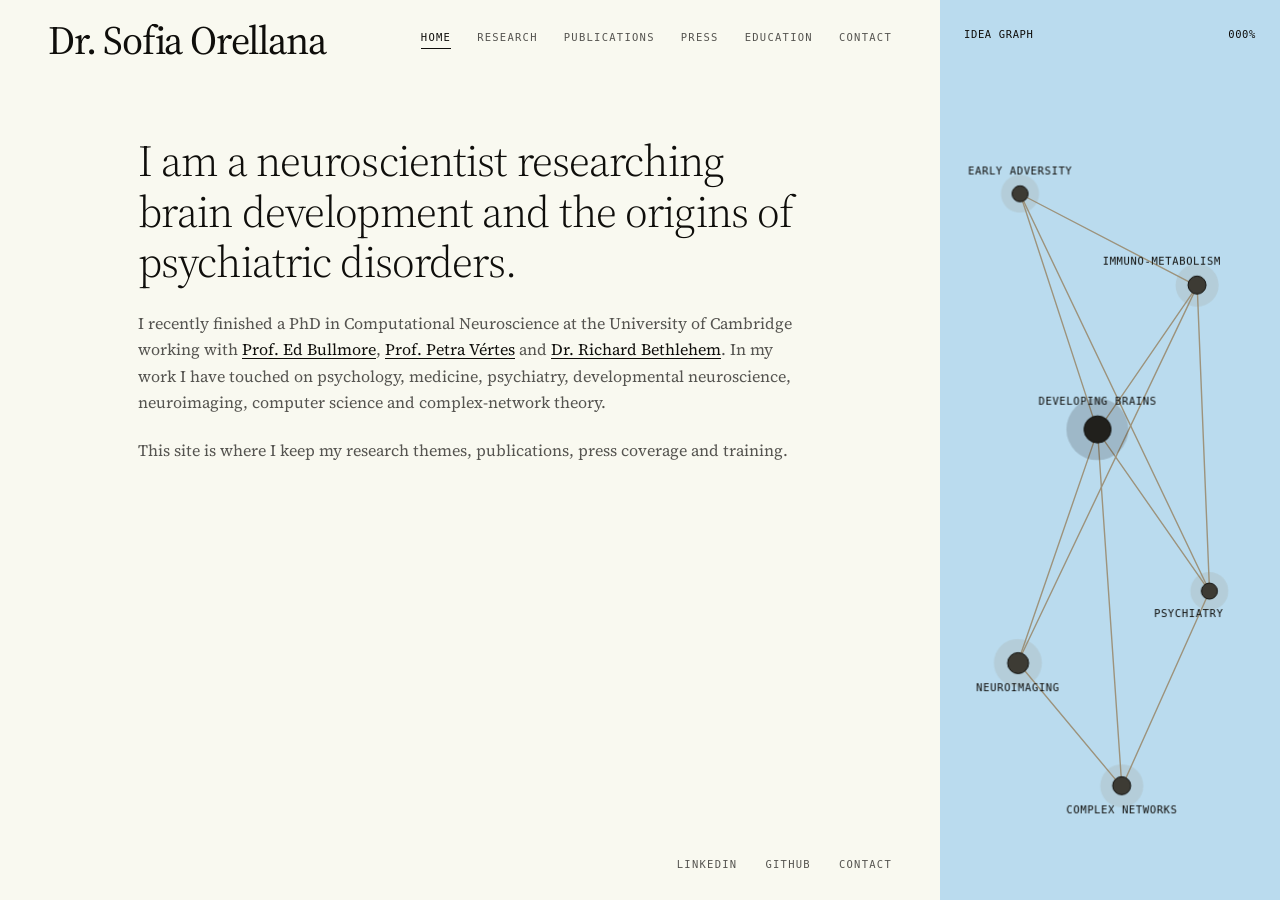
<file: index.html>
<!DOCTYPE html>
<html lang="en">
<head>
    <meta charset="UTF-8">
    <meta name="viewport" content="width=device-width, initial-scale=1.0">
    <title>Sofia Orellana — Computational Neuroscience</title>
    <meta name="description" content="Sofia Orellana — Computational Neuroscience at the University of Cambridge. Developmental neuroimaging, immuno-metabolic mediators of early-life stress, and complex brain networks.">
    <link rel="preconnect" href="https://fonts.googleapis.com">
    <link rel="preconnect" href="https://fonts.gstatic.com" crossorigin>
    <link href="https://fonts.googleapis.com/css2?family=Source+Serif+4:ital,opsz,wght@0,8..60,200..900;1,8..60,200..900&display=swap" rel="stylesheet">
    <link rel="stylesheet" href="styles.css">
</head>
<body>

<div class="page">
<div class="page-main page-main-home">

<header class="topbar">
    <a class="brand brand-home" href="index.html">Dr. Sofia Orellana</a>
    <nav class="topnav" aria-label="Primary">
        <a href="index.html" aria-current="page">Home</a>
        <a href="research.html">Research</a>
        <a href="publications.html">Publications</a>
        <a href="press.html">Press</a>
        <a href="education.html">Education</a>
        <a href="contact.html">Contact</a>
    </nav>
</header>

<main class="shell shell-home">
    <section class="intro" data-nodes="brains,immuno,adversity,psychiatry,imaging,networks">
        <h1 class="intro-title">I am a neuroscientist researching brain development and the origins of psychiatric disorders.</h1>
        <p>I recently finished a PhD in Computational Neuroscience at the University of Cambridge working with <a href="https://scholar.google.com/citations?user=W6SoSFoAAAAJ&amp;hl=en" target="_blank" rel="noopener">Prof. Ed Bullmore</a>, <a href="https://scholar.google.com/citations?user=n_jYwgIAAAAJ&amp;hl=en" target="_blank" rel="noopener">Prof. Petra Vértes</a> and <a href="https://scholar.google.com/citations?user=iapPGj8AAAAJ&amp;hl=en" target="_blank" rel="noopener">Dr. Richard Bethlehem</a>. In my work I have touched on psychology, medicine, psychiatry, developmental neuroscience, neuroimaging, computer science and complex-network theory.</p>
        <p>This site is where I keep my research themes, publications, press coverage and training.</p>
    </section>
</main>

<footer class="home-foot">
    <a href="https://uk.linkedin.com/in/sofia-c-orellana" target="_blank" rel="noopener">LinkedIn</a>
    <a href="https://github.com/s-orellana" target="_blank" rel="noopener">GitHub</a>
    <a href="contact.html">Contact</a>
</footer>

</div>

    <aside class="rail" aria-label="Idea graph">
        <div class="rail-head">
            <span>Idea graph</span>
            <span id="rail-progress">000%</span>
        </div>
        <div class="rail-graph" id="rail-graph">
            <svg viewBox="0 0 292 560" preserveAspectRatio="none" id="rail-edges"></svg>
        </div>
    </aside>

</div>

<script src="graph.js"></script>

</body>
</html>
</file>
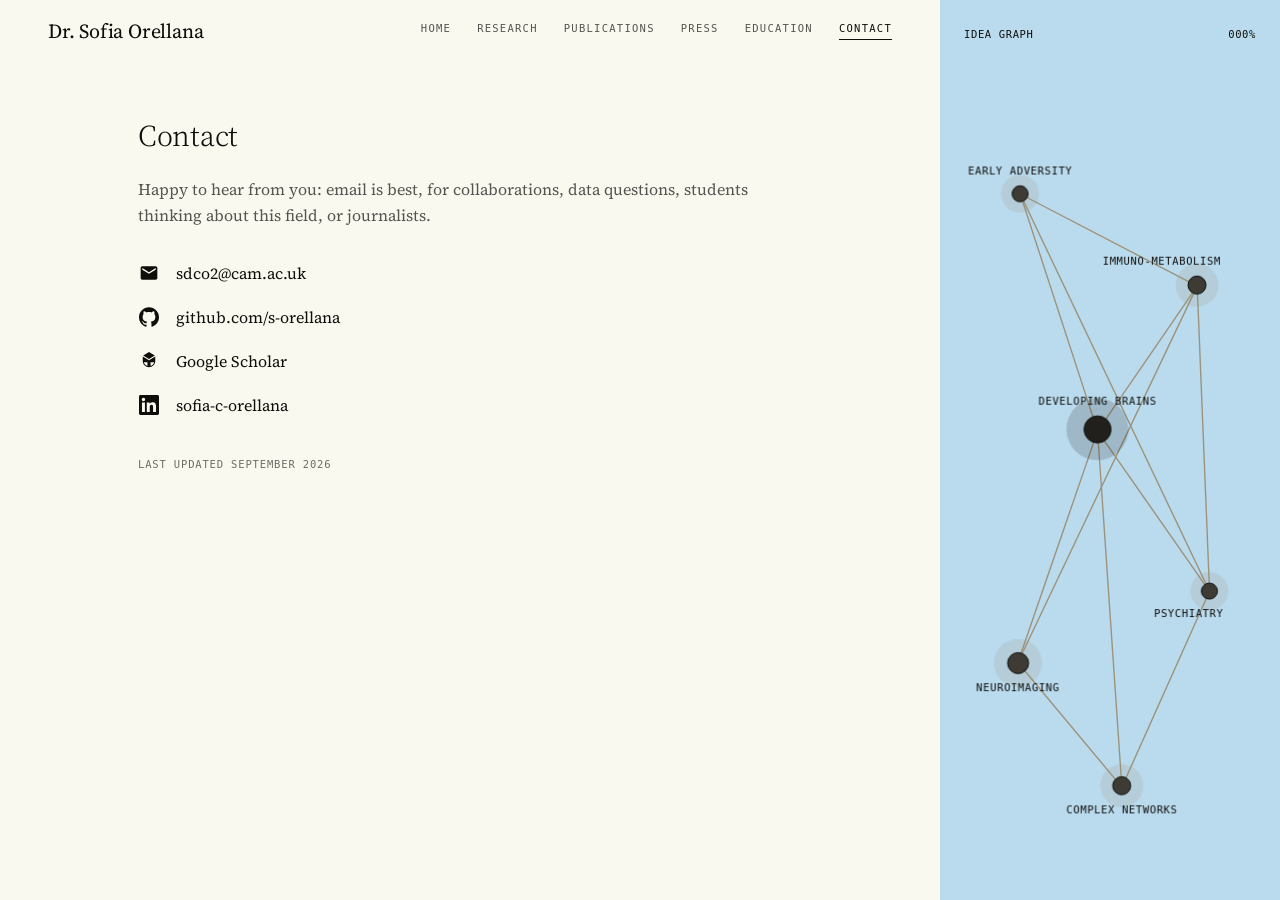
<file: contact.html>
<!DOCTYPE html>
<html lang="en">
<head>
    <meta charset="UTF-8">
    <meta name="viewport" content="width=device-width, initial-scale=1.0">
    <title>Contact — Sofia Orellana</title>
    <meta name="description" content="Contact Sofia Orellana — email, GitHub, Google Scholar and LinkedIn.">
    <link rel="preconnect" href="https://fonts.googleapis.com">
    <link rel="preconnect" href="https://fonts.gstatic.com" crossorigin>
    <link href="https://fonts.googleapis.com/css2?family=Source+Serif+4:ital,opsz,wght@0,8..60,200..900;1,8..60,200..900&display=swap" rel="stylesheet">
    <link rel="stylesheet" href="styles.css">
</head>
<body>

<div class="page">
<div class="page-main">

<header class="topbar">
    <a class="brand" href="index.html">Dr. Sofia Orellana</a>
    <nav class="topnav" aria-label="Primary">
        <a href="index.html">Home</a>
        <a href="research.html">Research</a>
        <a href="publications.html">Publications</a>
        <a href="press.html">Press</a>
        <a href="education.html">Education</a>
        <a href="contact.html" aria-current="page">Contact</a>
    </nav>
</header>

<main class="shell">
    <section class="block" id="contact" data-nodes="brains,immuno,adversity,psychiatry,imaging,networks">
        <h1 class="block-title">Contact</h1>
        <p class="block-lede">Happy to hear from you: email is best, for collaborations, data questions, students thinking about this field, or journalists.</p>
        <div class="contact-rows">
            <a href="mailto:sdco2@cam.ac.uk">
                <span class="icon" aria-hidden="true">
                    <svg viewBox="0 0 24 24" fill="currentColor"><path d="M20 4H4c-1.1 0-2 .9-2 2v12c0 1.1.9 2 2 2h16c1.1 0 2-.9 2-2V6c0-1.1-.9-2-2-2m0 4-8 5-8-5V6l8 5 8-5z"/></svg>
                </span>
                sdco2@cam.ac.uk
            </a>
            <a href="https://github.com/s-orellana" target="_blank" rel="noopener">
                <span class="icon" aria-hidden="true">
                    <svg viewBox="0 0 24 24" fill="currentColor"><path d="M12 .297c-6.63 0-12 5.373-12 12 0 5.303 3.438 9.8 8.205 11.385.6.113.82-.258.82-.577 0-.285-.01-1.04-.015-2.04-3.338.724-4.042-1.61-4.042-1.61C4.422 18.07 3.633 17.7 3.633 17.7c-1.087-.744.084-.729.084-.729 1.205.084 1.838 1.236 1.838 1.236 1.07 1.835 2.809 1.305 3.495.998.108-.776.417-1.305.76-1.605-2.665-.3-5.466-1.332-5.466-5.93 0-1.31.465-2.38 1.235-3.22-.135-.303-.54-1.523.105-3.176 0 0 1.005-.322 3.3 1.23.96-.267 1.98-.399 3-.405 1.02.006 2.04.138 3 .405 2.28-1.552 3.285-1.23 3.285-1.23.645 1.653.24 2.873.12 3.176.765.84 1.23 1.91 1.23 3.22 0 4.61-2.805 5.625-5.475 5.92.42.36.81 1.096.81 2.22 0 1.606-.015 2.896-.015 3.286 0 .315.21.69.825.57C20.565 22.092 24 17.592 24 12.297c0-6.627-5.373-12-12-12"/></svg>
                </span>
                github.com/s-orellana
            </a>
            <a href="https://scholar.google.com/citations?user=67bRZDMAAAAJ&amp;hl=en" target="_blank" rel="noopener">
                <span class="icon" aria-hidden="true">
                    <svg viewBox="0 0 24 24" fill="currentColor"><path d="M12 9.68 5.07 5.5 12 1.32 18.93 5.5 12 9.68zm0 1.47 7.5-4.5V12c0 3.87-3.13 7.5-7.5 7.5S4.5 15.87 4.5 12V6.65L12 11.15zM5.82 13.5c.4 2.16 2.17 3.93 4.33 4.33v-4.33H5.82zm8.03 4.33c2.16-.4 3.93-2.17 4.33-4.33h-4.33v4.33z"/></svg>
                </span>
                Google Scholar
            </a>
            <a href="https://uk.linkedin.com/in/sofia-c-orellana" target="_blank" rel="noopener">
                <span class="icon" aria-hidden="true">
                    <svg viewBox="0 0 24 24" fill="currentColor"><path d="M20.447 20.452h-3.554v-5.569c0-1.328-.027-3.037-1.852-3.037-1.853 0-2.136 1.445-2.136 2.939v5.667H9.351V9h3.414v1.561h.046c.477-.9 1.637-1.85 3.37-1.85 3.601 0 4.267 2.37 4.267 5.455v6.286zM5.337 7.433a2.062 2.062 0 0 1-2.063-2.065 2.064 2.064 0 1 1 2.063 2.065zm1.782 13.019H3.555V9h3.564v11.452zM22.225 0H1.771C.792 0 0 .774 0 1.729v20.542C0 23.227.792 24 1.771 24h20.451C23.2 24 24 23.227 24 22.271V1.729C24 .774 23.2 0 22.222 0h.003z"/></svg>
                </span>
                sofia-c-orellana
            </a>
        </div>
        <div class="updated">Last updated September 2026</div>
    </section>
</main>
</div>

    <aside class="rail" aria-label="Idea graph">
        <div class="rail-head">
            <span>Idea graph</span>
            <span id="rail-progress">000%</span>
        </div>
        <div class="rail-graph" id="rail-graph">
            <svg viewBox="0 0 292 560" preserveAspectRatio="none" id="rail-edges"></svg>
        </div>
    </aside>

</div>

<script src="graph.js"></script>

</body>
</html>
</file>
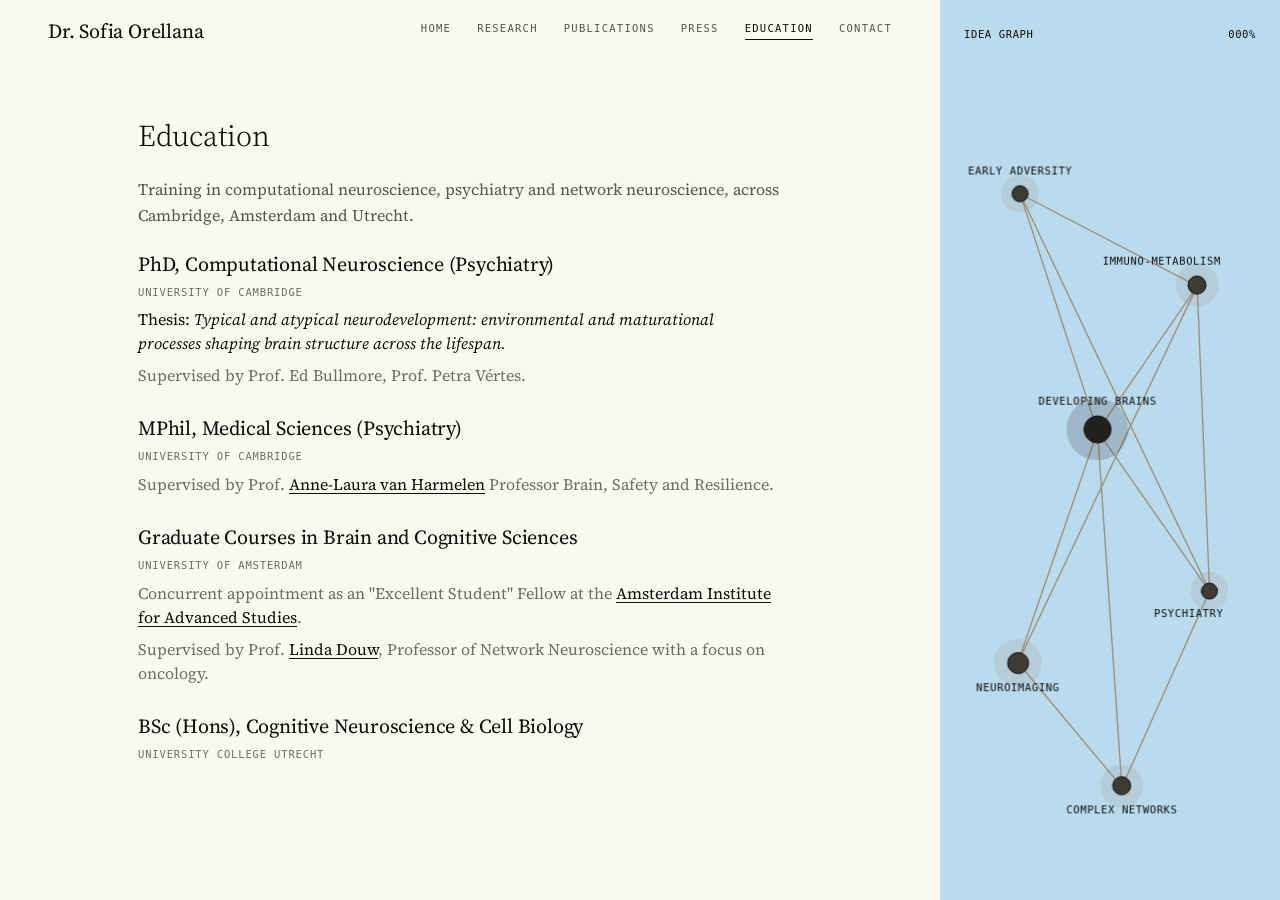
<file: education.html>
<!DOCTYPE html>
<html lang="en">
<head>
    <meta charset="UTF-8">
    <meta name="viewport" content="width=device-width, initial-scale=1.0">
    <title>Education — Sofia Orellana</title>
    <meta name="description" content="Education — Sofia Orellana. PhD in Computational Neuroscience at the University of Cambridge, plus earlier training in Amsterdam and Utrecht.">
    <link rel="preconnect" href="https://fonts.googleapis.com">
    <link rel="preconnect" href="https://fonts.gstatic.com" crossorigin>
    <link href="https://fonts.googleapis.com/css2?family=Source+Serif+4:ital,opsz,wght@0,8..60,200..900;1,8..60,200..900&display=swap" rel="stylesheet">
    <link rel="stylesheet" href="styles.css">
</head>
<body>

<div class="page">
<div class="page-main">

<header class="topbar">
    <a class="brand" href="index.html">Dr. Sofia Orellana</a>
    <nav class="topnav" aria-label="Primary">
        <a href="index.html">Home</a>
        <a href="research.html">Research</a>
        <a href="publications.html">Publications</a>
        <a href="press.html">Press</a>
        <a href="education.html" aria-current="page">Education</a>
        <a href="contact.html">Contact</a>
    </nav>
</header>

<main class="shell">
    <section class="block" id="education" data-nodes="brains,immuno,adversity,psychiatry,imaging,networks">
        <h1 class="block-title">Education</h1>
        <p class="block-lede">Training in computational neuroscience, psychiatry and network neuroscience, across Cambridge, Amsterdam and Utrecht.</p>
        <ul class="timeline">
            <li>
                <div class="timeline-body">
                    <div class="timeline-title">PhD, Computational Neuroscience (Psychiatry)</div>
                    <div class="timeline-org">University of Cambridge</div>
                    <div class="timeline-detail">Thesis: <em>Typical and atypical neurodevelopment: environmental and maturational processes shaping brain structure across the lifespan.</em></div>
                    <div class="timeline-meta">Supervised by Prof. Ed Bullmore, Prof. Petra Vértes.</div>
                </div>
            </li>
            <li>
                <div class="timeline-body">
                    <div class="timeline-title">MPhil, Medical Sciences (Psychiatry)</div>
                    <div class="timeline-org">University of Cambridge</div>
                    <div class="timeline-meta">Supervised by Prof. <a href="https://www.universiteitleiden.nl/en/staffmembers/anne-laura-van-harmelen" target="_blank" rel="noopener">Anne-Laura van Harmelen</a> Professor Brain, Safety and Resilience.</div>
                </div>
            </li>
            <li>
                <div class="timeline-body">
                    <div class="timeline-title">Graduate Courses in Brain and Cognitive Sciences</div>
                    <div class="timeline-org">University of Amsterdam</div>
                    <div class="timeline-meta">Concurrent appointment as an "Excellent Student" Fellow at the <a href="https://ias.uva.nl/apply/ias-for-students/interview-sofia-orellana-thesis-prize.html" target="_blank" rel="noopener">Amsterdam Institute for Advanced Studies</a>.</div>
                    <div class="timeline-meta">Supervised by Prof. <a href="https://www.amsterdamumc.org/en/research/researchers/linda-douw-2" target="_blank" rel="noopener">Linda Douw</a>, Professor of Network Neuroscience with a focus on oncology.</div>
                </div>
            </li>
            <li>
                <div class="timeline-body">
                    <div class="timeline-title">BSc (Hons), Cognitive Neuroscience &amp; Cell Biology</div>
                    <div class="timeline-org">University College Utrecht</div>
                </div>
            </li>
        </ul>
    </section>
</main>
</div>

    <aside class="rail" aria-label="Idea graph">
        <div class="rail-head">
            <span>Idea graph</span>
            <span id="rail-progress">000%</span>
        </div>
        <div class="rail-graph" id="rail-graph">
            <svg viewBox="0 0 292 560" preserveAspectRatio="none" id="rail-edges"></svg>
        </div>
    </aside>

</div>

<script src="graph.js"></script>

</body>
</html>
</file>
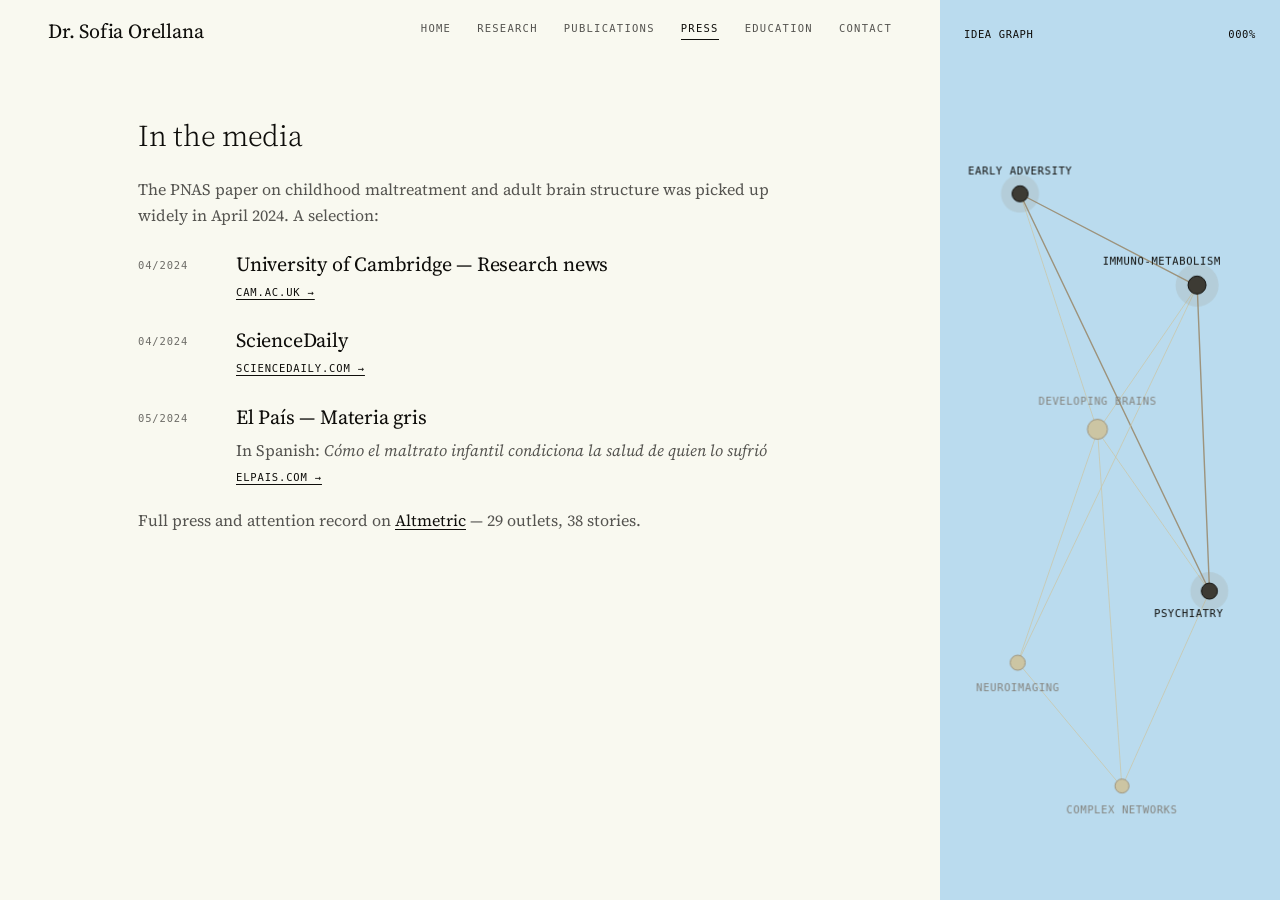
<file: press.html>
<!DOCTYPE html>
<html lang="en">
<head>
    <meta charset="UTF-8">
    <meta name="viewport" content="width=device-width, initial-scale=1.0">
    <title>In the media — Sofia Orellana</title>
    <meta name="description" content="Press coverage of Sofia Orellana's 2024 PNAS paper on childhood maltreatment and adult brain structure.">
    <link rel="preconnect" href="https://fonts.googleapis.com">
    <link rel="preconnect" href="https://fonts.gstatic.com" crossorigin>
    <link href="https://fonts.googleapis.com/css2?family=Source+Serif+4:ital,opsz,wght@0,8..60,200..900;1,8..60,200..900&display=swap" rel="stylesheet">
    <link rel="stylesheet" href="styles.css">
</head>
<body>

<div class="page">
<div class="page-main">

<header class="topbar">
    <a class="brand" href="index.html">Dr. Sofia Orellana</a>
    <nav class="topnav" aria-label="Primary">
        <a href="index.html">Home</a>
        <a href="research.html">Research</a>
        <a href="publications.html">Publications</a>
        <a href="press.html" aria-current="page">Press</a>
        <a href="education.html">Education</a>
        <a href="contact.html">Contact</a>
    </nav>
</header>

<main class="shell">
    <section class="block" id="press" data-nodes="immuno,adversity,psychiatry">
        <h1 class="block-title">In the media</h1>
        <p class="block-lede">The PNAS paper on childhood maltreatment and adult brain structure was picked up widely in April 2024. A selection:</p>
        <ul class="timeline pubs-list press-list">
            <li>
                <div class="timeline-date">04/2024</div>
                <div class="timeline-body">
                    <div class="timeline-title">University of Cambridge — Research news</div>
                    <div class="timeline-venue">
                        <a href="https://www.cam.ac.uk/research/news/study-unpicks-why-childhood-maltreatment-continues-to-impact-on-mental-and-physical-health-into" target="_blank" rel="noopener">cam.ac.uk →</a>
                    </div>
                </div>
            </li>
            <li>
                <div class="timeline-date">04/2024</div>
                <div class="timeline-body">
                    <div class="timeline-title">ScienceDaily</div>
                    <div class="timeline-venue">
                        <a href="https://www.sciencedaily.com/releases/2024/04/240411130350.htm" target="_blank" rel="noopener">sciencedaily.com →</a>
                    </div>
                </div>
            </li>
            <li>
                <div class="timeline-date">05/2024</div>
                <div class="timeline-body">
                    <div class="timeline-title">El País — Materia gris</div>
                    <div class="timeline-authors">In Spanish: <em>Cómo el maltrato infantil condiciona la salud de quien lo sufrió</em></div>
                    <div class="timeline-venue">
                        <a href="https://elpais.com/ciencia/materia-gris/2024-05-15/como-el-maltrato-infantil-condiciona-la-salud-de-quien-lo-sufrio.html" target="_blank" rel="noopener">elpais.com →</a>
                    </div>
                </div>
            </li>
        </ul>
        <p class="block-lede">Full press and attention record on <a href="https://pnas.altmetric.com/details/162027358/news" target="_blank" rel="noopener">Altmetric</a> — 29 outlets, 38 stories.</p>
    </section>
</main>
</div>

    <aside class="rail" aria-label="Idea graph">
        <div class="rail-head">
            <span>Idea graph</span>
            <span id="rail-progress">000%</span>
        </div>
        <div class="rail-graph" id="rail-graph">
            <svg viewBox="0 0 292 560" preserveAspectRatio="none" id="rail-edges"></svg>
        </div>
    </aside>

</div>

<script src="graph.js"></script>

</body>
</html>
</file>
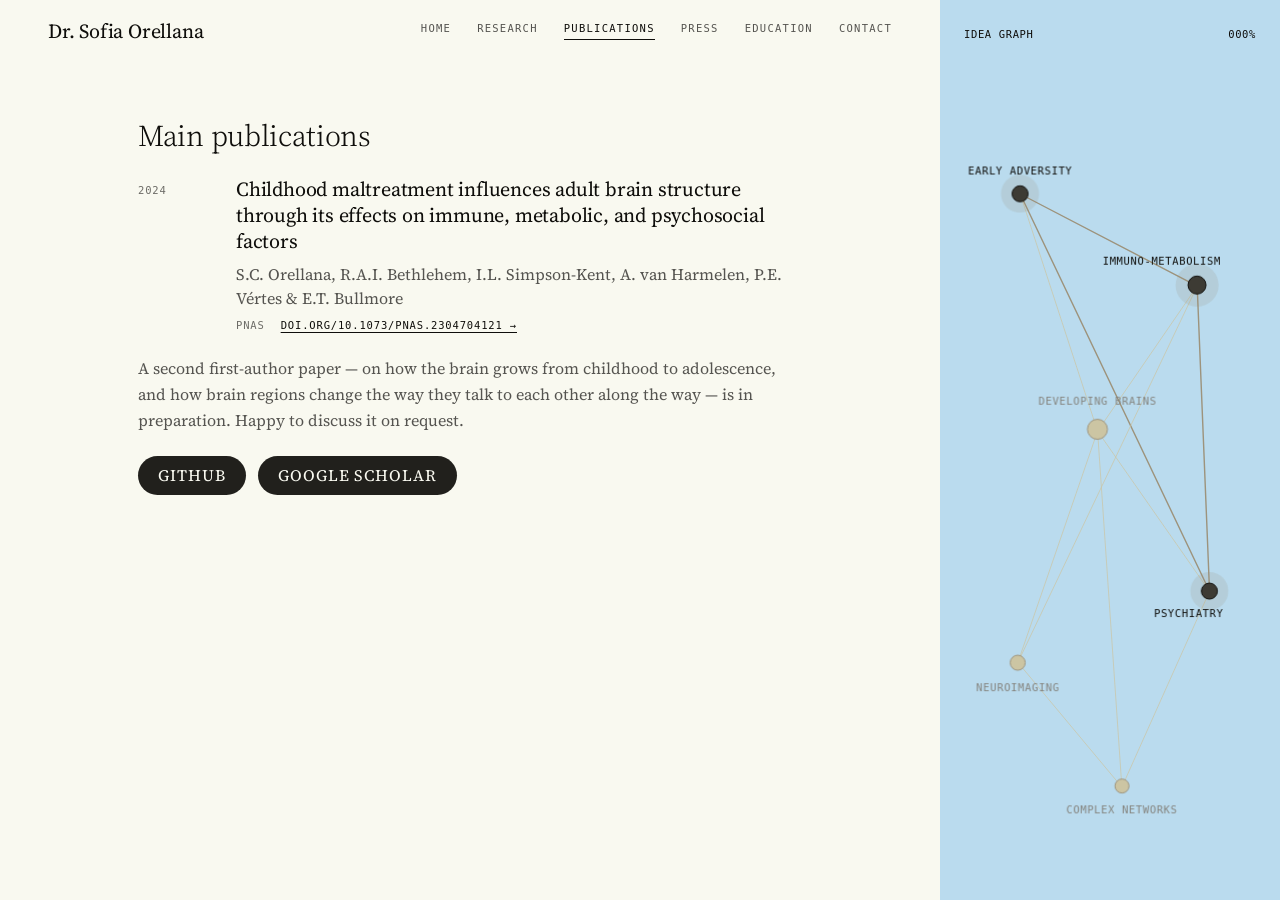
<file: publications.html>
<!DOCTYPE html>
<html lang="en">
<head>
    <meta charset="UTF-8">
    <meta name="viewport" content="width=device-width, initial-scale=1.0">
    <title>Publications — Sofia Orellana</title>
    <meta name="description" content="Main publications by Sofia Orellana, including the 2024 PNAS paper on childhood maltreatment and adult brain structure.">
    <link rel="preconnect" href="https://fonts.googleapis.com">
    <link rel="preconnect" href="https://fonts.gstatic.com" crossorigin>
    <link href="https://fonts.googleapis.com/css2?family=Source+Serif+4:ital,opsz,wght@0,8..60,200..900;1,8..60,200..900&display=swap" rel="stylesheet">
    <link rel="stylesheet" href="styles.css">
</head>
<body>

<div class="page">
<div class="page-main">

<header class="topbar">
    <a class="brand" href="index.html">Dr. Sofia Orellana</a>
    <nav class="topnav" aria-label="Primary">
        <a href="index.html">Home</a>
        <a href="research.html">Research</a>
        <a href="publications.html" aria-current="page">Publications</a>
        <a href="press.html">Press</a>
        <a href="education.html">Education</a>
        <a href="contact.html">Contact</a>
    </nav>
</header>

<main class="shell">
    <section class="block" id="publications" data-nodes="immuno,adversity,psychiatry">
        <h1 class="block-title">Main publications</h1>
        <ol class="timeline pubs-list">
            <li>
                <div class="timeline-date">2024</div>
                <div class="timeline-body">
                    <div class="timeline-title">Childhood maltreatment influences adult brain structure through its effects on immune, metabolic, and psychosocial factors</div>
                    <div class="timeline-authors">S.C. Orellana, R.A.I. Bethlehem, I.L. Simpson-Kent, A. van Harmelen, P.E. Vértes &amp; E.T. Bullmore</div>
                    <div class="timeline-venue">
                        <span class="venue">PNAS</span>
                        <a href="https://doi.org/10.1073/pnas.2304704121" target="_blank" rel="noopener">doi.org/10.1073/pnas.2304704121 →</a>
                    </div>
                </div>
            </li>
        </ol>
        <p class="block-lede">A second first-author paper — on how the brain grows from childhood to adolescence, and how brain regions change the way they talk to each other along the way — is in preparation. Happy to discuss it on request.</p>
        <div class="btn-row">
            <a class="btn" href="https://github.com/s-orellana" target="_blank" rel="noopener">GitHub</a>
            <a class="btn" href="https://scholar.google.com/citations?user=67bRZDMAAAAJ&amp;hl=en" target="_blank" rel="noopener">Google Scholar</a>
        </div>
    </section>
</main>
</div>

    <aside class="rail" aria-label="Idea graph">
        <div class="rail-head">
            <span>Idea graph</span>
            <span id="rail-progress">000%</span>
        </div>
        <div class="rail-graph" id="rail-graph">
            <svg viewBox="0 0 292 560" preserveAspectRatio="none" id="rail-edges"></svg>
        </div>
    </aside>

</div>

<script src="graph.js"></script>

</body>
</html>
</file>
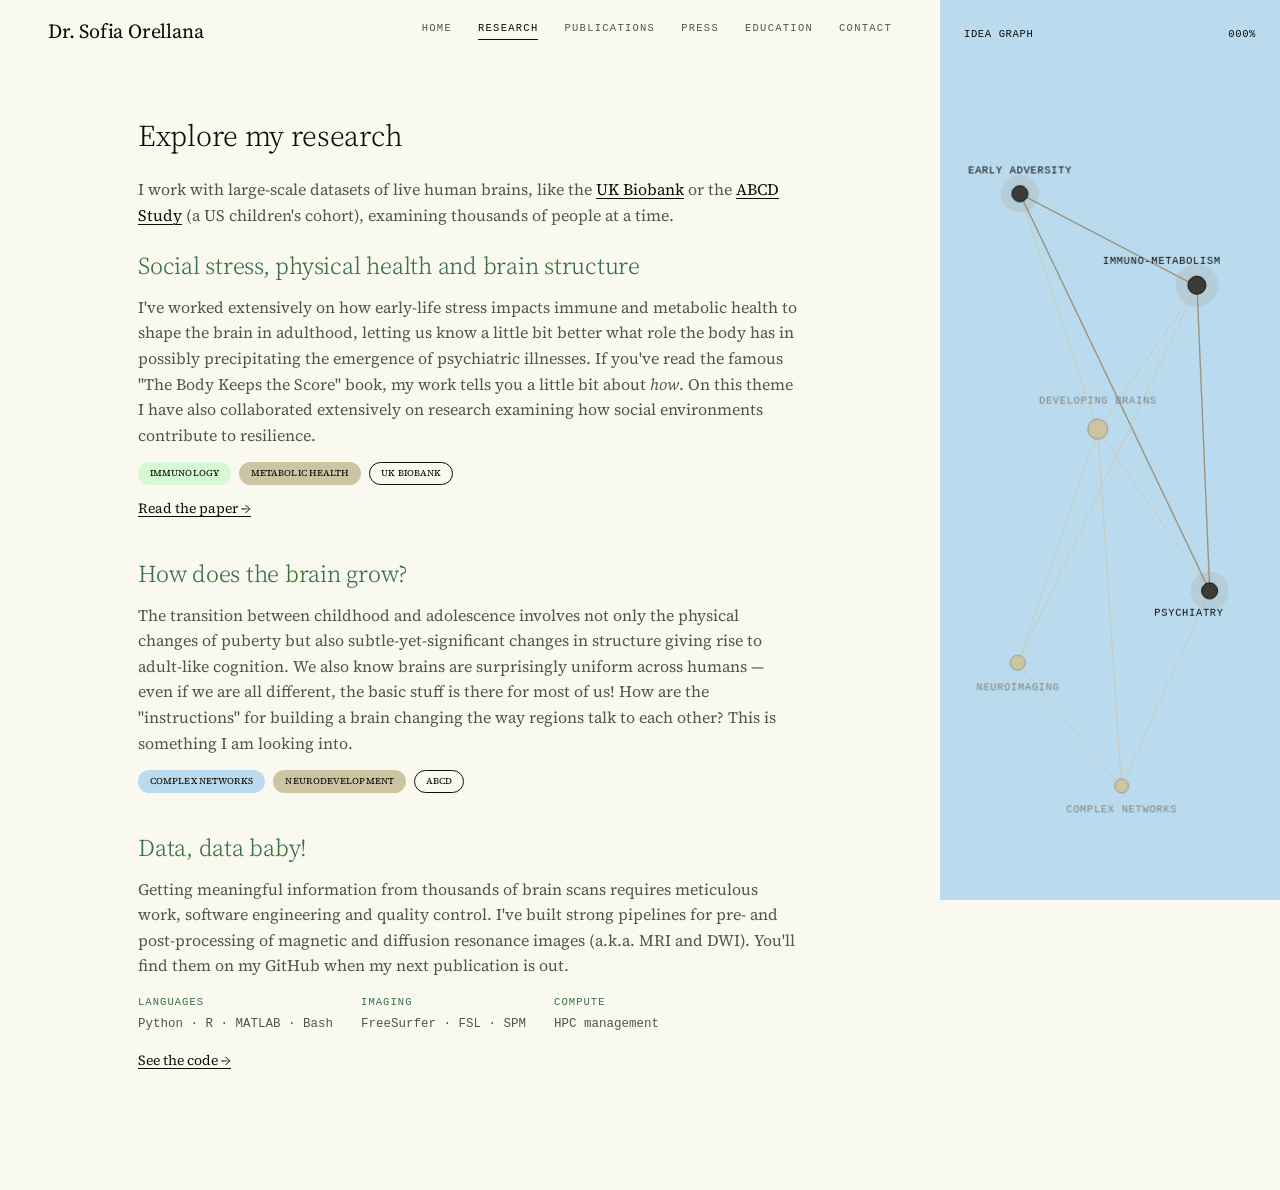
<file: research.html>
<!DOCTYPE html>
<html lang="en">
<head>
    <meta charset="UTF-8">
    <meta name="viewport" content="width=device-width, initial-scale=1.0">
    <title>Explore my research — Sofia Orellana</title>
    <meta name="description" content="Research by Sofia Orellana: early-life stress and brain structure, neurodevelopment, and neuroimaging pipelines.">
    <link rel="preconnect" href="https://fonts.googleapis.com">
    <link rel="preconnect" href="https://fonts.gstatic.com" crossorigin>
    <link href="https://fonts.googleapis.com/css2?family=Source+Serif+4:ital,opsz,wght@0,8..60,200..900;1,8..60,200..900&display=swap" rel="stylesheet">
    <link rel="stylesheet" href="styles.css">
</head>
<body>

<div class="page">
<div class="page-main">

<header class="topbar">
    <a class="brand" href="index.html">Dr. Sofia Orellana</a>
    <nav class="topnav" aria-label="Primary">
        <a href="index.html">Home</a>
        <a href="research.html" aria-current="page">Research</a>
        <a href="publications.html">Publications</a>
        <a href="press.html">Press</a>
        <a href="education.html">Education</a>
        <a href="contact.html">Contact</a>
    </nav>
</header>

<main class="shell">
    <section class="block" id="research" data-nodes="brains,immuno,adversity,psychiatry,imaging,networks">
        <h1 class="block-title">Explore my research</h1>
        <p class="block-lede">I work with large-scale datasets of live human brains, like the <a href="https://www.ukbiobank.ac.uk/" target="_blank" rel="noopener">UK Biobank</a> or the <a href="https://abcdstudy.org/" target="_blank" rel="noopener">ABCD Study</a> (a US children's cohort), examining thousands of people at a time.</p>

        <div class="cards">
            <article class="card card-plain" data-nodes="immuno,adversity,psychiatry">
                <div class="card-body">
                    <h2 class="card-title">Social stress, physical health and brain structure</h2>
                    <p class="card-text">I've worked extensively on how early-life stress impacts immune and metabolic health to shape the brain in adulthood, letting us know a little bit better what role the body has in possibly precipitating the emergence of psychiatric illnesses. If you've read the famous "The Body Keeps the Score" book, my work tells you a little bit about <em>how</em>. On this theme I have also collaborated extensively on research examining how social environments contribute to resilience.</p>
                    <div class="tags-row">
                        <span class="tag tag-accent">Immunology</span>
                        <span class="tag tag-neutral">Metabolic health</span>
                        <span class="tag tag-outline">UK Biobank</span>
                    </div>
                    <a class="card-link" href="https://doi.org/10.1073/pnas.2304704121" target="_blank" rel="noopener">Read the paper →</a>
                </div>
            </article>

            <article class="card card-plain" data-nodes="networks,brains,imaging">
                <div class="card-body">
                    <h2 class="card-title">How does the brain grow?</h2>
                    <p class="card-text">The transition between childhood and adolescence involves not only the physical changes of puberty but also subtle-yet-significant changes in structure giving rise to adult-like cognition. We also know brains are surprisingly uniform across humans — even if we are all different, the basic stuff is there for most of us! How are the "instructions" for building a brain changing the way regions talk to each other? This is something I am looking into.</p>
                    <div class="tags-row">
                        <span class="tag tag-accent-2">Complex networks</span>
                        <span class="tag tag-neutral">Neurodevelopment</span>
                        <span class="tag tag-outline">ABCD</span>
                    </div>
                </div>
            </article>

            <article class="card card-plain" data-nodes="imaging,networks">
                <div class="card-body">
                    <h2 class="card-title">Data, data baby!</h2>
                    <p class="card-text">Getting meaningful information from thousands of brain scans requires meticulous work, software engineering and quality control. I've built strong pipelines for pre- and post-processing of magnetic and diffusion resonance images (a.k.a. MRI and DWI). You'll find them on my GitHub when my next publication is out.</p>
                    <div class="tech-grid">
                        <div><div>Languages</div>Python · R · MATLAB · Bash</div>
                        <div><div>Imaging</div>FreeSurfer · FSL · SPM</div>
                        <div><div>Compute</div>HPC management</div>
                    </div>
                    <a class="card-link" href="https://github.com/s-orellana" target="_blank" rel="noopener">See the code →</a>
                </div>
            </article>
        </div>
    </section>
</main>
</div>

    <aside class="rail" aria-label="Idea graph">
        <div class="rail-head">
            <span>Idea graph</span>
            <span id="rail-progress">000%</span>
        </div>
        <div class="rail-graph" id="rail-graph">
            <svg viewBox="0 0 292 560" preserveAspectRatio="none" id="rail-edges"></svg>
        </div>
    </aside>

</div>

<script src="graph.js"></script>

</body>
</html>
</file>
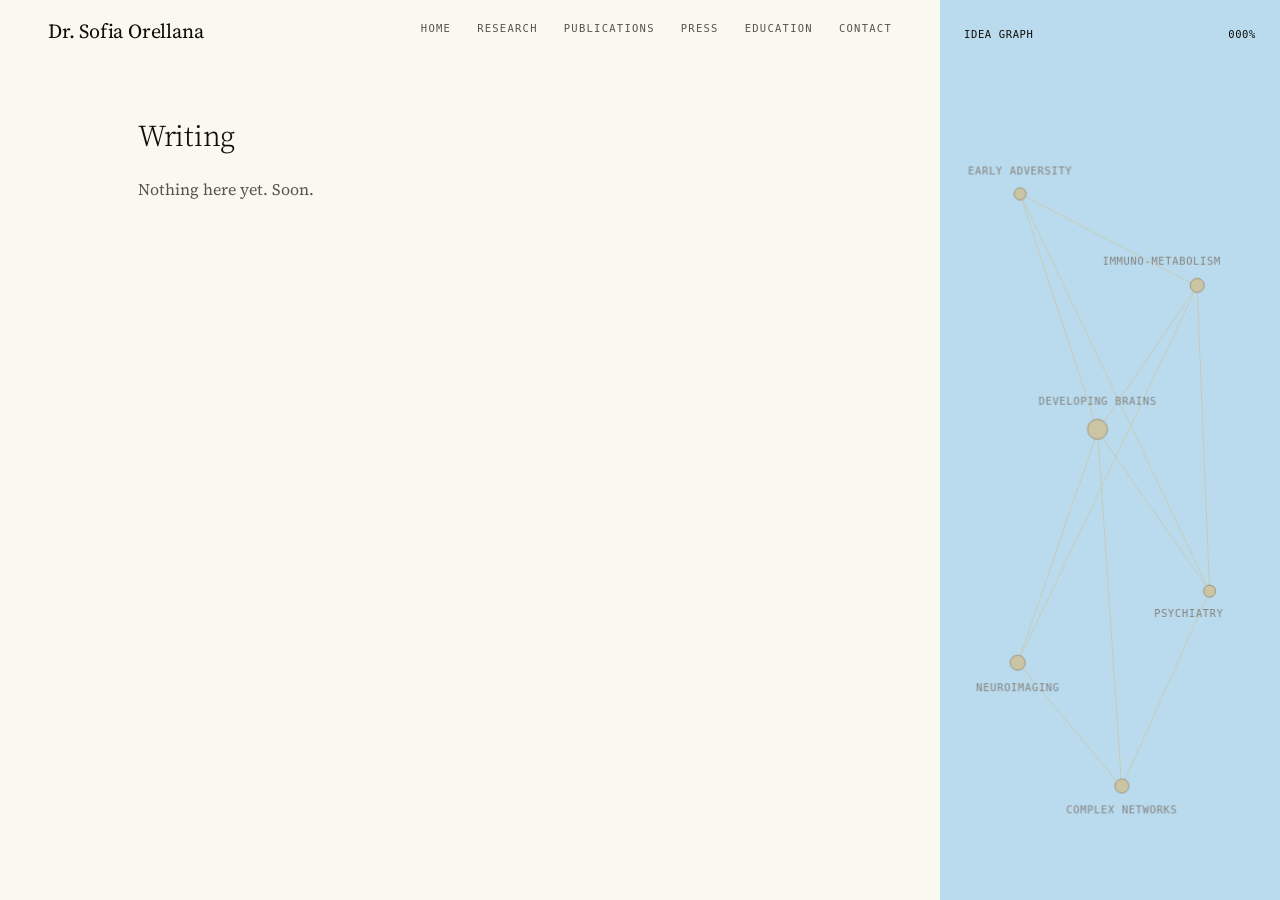
<file: writing.html>
<!DOCTYPE html>
<html lang="en">
<head>
    <meta charset="UTF-8">
    <meta name="viewport" content="width=device-width, initial-scale=1.0">
    <title>Writing — Sofia Orellana</title>
    <meta name="description" content="Writing by Sofia Orellana.">
    <link rel="preconnect" href="https://fonts.googleapis.com">
    <link rel="preconnect" href="https://fonts.gstatic.com" crossorigin>
    <link href="https://fonts.googleapis.com/css2?family=Source+Serif+4:ital,opsz,wght@0,8..60,200..900;1,8..60,200..900&display=swap" rel="stylesheet">
    <link rel="stylesheet" href="styles.css">
</head>
<body>

<div class="page">
<div class="page-main">

<header class="topbar">
    <a class="brand" href="index.html">Dr. Sofia Orellana</a>
    <nav class="topnav" aria-label="Primary">
        <a href="index.html">Home</a>
        <a href="research.html">Research</a>
        <a href="publications.html">Publications</a>
        <a href="press.html">Press</a>
        <a href="education.html">Education</a>
        <a href="contact.html">Contact</a>
    </nav>
</header>

<main class="shell">
    <section class="block" id="writing" data-nodes="">
        <h1 class="block-title">Writing</h1>
        <p class="block-lede">Nothing here yet. Soon.</p>
    </section>
</main>
</div>

    <aside class="rail" aria-label="Idea graph">
        <div class="rail-head">
            <span>Idea graph</span>
            <span id="rail-progress">000%</span>
        </div>
        <div class="rail-graph" id="rail-graph">
            <svg viewBox="0 0 292 560" preserveAspectRatio="none" id="rail-edges"></svg>
        </div>
    </aside>

</div>

<script src="graph.js"></script>

</body>
</html>
</file>
<file: styles.css>
/* Live site — top-bar + intro + card-list layout, with the idea graph
   in a sticky right rail. */
:root {
    --color-ink: #0f0e0b;
    --color-bone: #f9f9f0;
    --color-ash: #6d6c67;
    --color-charcoal: #21201c;
    --color-graphite: #555450;
    --color-mist: #84837d;
    --color-deep-earth: #3d3b34;
    --color-soft-sand: #ccc5a3;
    --color-warm-stone: #9d937c;
    --color-sage: #d5fad3;
    --color-garden: #3b6f3e;
    --color-powder-blue: #badbee;

    --color-bg: var(--color-bone);
    --color-surface: var(--color-sage);
    --color-text: var(--color-ink);
    --color-accent: var(--color-charcoal);
    --color-accent-2: var(--color-warm-stone);
    --color-divider: color-mix(in srgb, var(--color-ink) 16%, transparent);

    --color-neutral-100: var(--color-bone);
    --color-neutral-200: var(--color-sage);
    --color-neutral-300: var(--color-soft-sand);
    --color-neutral-400: var(--color-warm-stone);
    --color-neutral-500: var(--color-mist);
    --color-neutral-600: var(--color-ash);
    --color-neutral-700: var(--color-graphite);
    --color-neutral-800: var(--color-deep-earth);
    --color-neutral-900: var(--color-ink);

    --color-accent-100: var(--color-sage);
    --color-accent-200: var(--color-sage);
    --color-accent-300: var(--color-soft-sand);
    --color-accent-500: var(--color-charcoal);
    --color-accent-600: var(--color-charcoal);
    --color-accent-700: var(--color-ink);
    --color-accent-800: var(--color-ink);

    --color-accent-2-100: var(--color-powder-blue);
    --color-accent-2-300: var(--color-powder-blue);
    --color-accent-2-400: var(--color-warm-stone);
    --color-accent-2-500: var(--color-deep-earth);
    --color-accent-2-700: var(--color-ink);
    --color-accent-2-800: var(--color-ink);

    --font-season-serif: "Source Serif 4", ui-serif, Georgia, Cambria, "Times New Roman", Times, serif;
    --font-heading: var(--font-season-serif);
    --font-body: var(--font-season-serif);
    --font-mono: var(--font-season-serif);
    --font-graph: ui-monospace, SFMono-Regular, Menlo, Consolas, monospace;

    --text-caption: 9px;
    --leading-caption: 1.4;
    --tracking-caption: 0.01em;
    --text-body-sm: 16px;
    --leading-body-sm: 1.5;
    --text-body: 18px;
    --leading-body: 1.4;
    --text-subheading: 20px;
    --leading-subheading: 1.3;
    --tracking-subheading: -0.2px;
    --text-heading: 24px;
    --leading-heading: 1.25;
    --tracking-heading: -0.24px;
    --text-heading-lg: 55px;
    --leading-heading-lg: 1.1;
    --tracking-heading-lg: -1.1px;
    --text-display-sm: 90px;
    --leading-display-sm: 1;
    --tracking-display-sm: -2.7px;

    --font-weight-w335: 335;
    --font-weight-w340: 340;
    --font-weight-regular: 400;
    --font-weight-w420: 420;
    --font-weight-w444: 444;

    --radius-md: 16px;
    --radius-lg: 28px;
    --radius-pill: 9999px;

    --shell-max: 760px;
    --shell-pad: 48px;
}

*, *::before, *::after { box-sizing: border-box; }

html { scroll-behavior: smooth; }

body {
    margin: 0;
    background: var(--color-bg);
    color: var(--color-text);
    font-family: var(--font-body);
    font-size: var(--text-body);
    line-height: var(--leading-body);
    font-weight: var(--font-weight-regular);
    font-optical-sizing: auto;
    font-feature-settings: "calt";
    font-synthesis: none;
    -webkit-font-smoothing: antialiased;
    -moz-osx-font-smoothing: grayscale;
}

h1, h2, h3, h4 {
    font-family: var(--font-heading);
    font-weight: var(--font-weight-w340);
    line-height: var(--leading-heading);
    letter-spacing: var(--tracking-heading);
    margin: 0;
    font-feature-settings: "calt";
}

p { margin: 0; text-wrap: pretty; }

a {
    color: var(--color-ink);
    text-decoration: underline;
    text-decoration-thickness: 1px;
    text-underline-offset: 3px;
}
a:hover { color: var(--color-charcoal); }
:focus-visible { outline: 1px solid var(--color-ink); outline-offset: 3px; }
::selection { background: var(--color-powder-blue); color: var(--color-ink); }

/* ─── Top bar ───────────────────────────────────────────────────────── */
.page {
    min-height: 100vh;
    display: grid;
    grid-template-columns: minmax(0, 1fr) 340px;
}
.page-main { min-width: 0; }
.page-main-home {
    display: flex;
    flex-direction: column;
    min-height: 100vh;
}

.topbar {
    position: sticky;
    top: 0;
    z-index: 10;
    display: flex;
    align-items: center;
    justify-content: space-between;
    gap: 32px;
    flex-wrap: wrap;
    padding: 18px var(--shell-pad);
    background: var(--color-bg);
}
.brand {
    font-family: var(--font-heading);
    font-size: var(--text-subheading);
    line-height: var(--leading-subheading);
    letter-spacing: var(--tracking-subheading);
    font-weight: var(--font-weight-w420);
    color: var(--color-ink);
    text-decoration: none;
}
.brand-home {
    font-size: clamp(30px, 3.4vw, 40px);
    line-height: 1.1;
    letter-spacing: -0.03em;
    font-weight: var(--font-weight-w420);
}
.topnav { display: flex; align-items: center; gap: 26px; flex-wrap: wrap; }
.topnav a {
    font-family: var(--font-graph);
    font-size: 10.5px;
    line-height: 1.3;
    letter-spacing: 0.12em;
    text-transform: uppercase;
    text-decoration: none;
    color: var(--color-graphite);
    padding-bottom: 4px;
    border-bottom: 1.5px solid transparent;
}
.topnav a:hover { color: var(--color-ink); }
.topnav a[aria-current="page"] {
    color: var(--color-ink);
    border-bottom-color: var(--color-ink);
}

/* ─── Shell ─────────────────────────────────────────────────────────── */
.shell {
    max-width: var(--shell-max);
    margin: 0 auto;
    padding: 56px var(--shell-pad) 120px;
    display: flex;
    flex-direction: column;
    gap: 80px;
}
.shell-home {
    flex: 1 1 auto;
    padding-bottom: 40px;
}

.home-foot {
    display: flex;
    justify-content: flex-end;
    gap: 28px;
    padding: 0 var(--shell-pad) 28px;
    margin-top: auto;
}
.home-foot a {
    font-family: var(--font-graph);
    font-size: 10.5px;
    line-height: 1.3;
    letter-spacing: 0.12em;
    text-transform: uppercase;
    text-decoration: none;
    color: var(--color-graphite);
}
.home-foot a:hover { color: var(--color-ink); text-decoration: underline; text-underline-offset: 3px; }

/* ─── Intro ─────────────────────────────────────────────────────────── */
.intro { display: flex; flex-direction: column; gap: 22px; }
.intro-title {
    font-size: clamp(30px, 3.6vw, 44px);
    line-height: 1.15;
    letter-spacing: -0.02em;
    font-weight: var(--font-weight-w335);
    max-width: 18em;
}
.intro p {
    font-size: var(--text-body-sm);
    line-height: 1.65;
    color: var(--color-graphite);
    max-width: 44em;
}

/* ─── Blocks and cards ──────────────────────────────────────────────── */
.block {
    display: flex;
    flex-direction: column;
    gap: 22px;
    scroll-margin-top: 96px;
}
.block-title {
    font-size: clamp(24px, 2.6vw, 30px);
    line-height: 1.2;
    letter-spacing: -0.01em;
    font-weight: var(--font-weight-w340);
}
.block-lede {
    font-size: var(--text-body-sm);
    line-height: 1.65;
    color: var(--color-graphite);
    max-width: 46em;
}

.cards { display: flex; flex-direction: column; gap: 40px; }
.card {
    display: grid;
    grid-template-columns: minmax(0, 1fr);
    gap: 18px;
    align-items: start;
}

.card-body { display: flex; flex-direction: column; gap: 14px; }
.card-title {
    font-size: var(--text-heading);
    line-height: var(--leading-heading);
    letter-spacing: var(--tracking-heading);
    font-weight: var(--font-weight-w340);
    color: var(--color-garden);
}
.card-text {
    font-size: var(--text-body-sm);
    line-height: 1.6;
    color: var(--color-graphite);
    max-width: 44em;
}
.card-link {
    align-self: flex-start;
    font-size: 14px;
    line-height: 1.4;
    color: var(--color-ink);
}

/* ─── Tags ──────────────────────────────────────────────────────────── */
.tags-row { display: flex; gap: 8px; flex-wrap: wrap; }
.tag {
    display: inline-flex;
    align-items: center;
    font-size: var(--text-caption);
    letter-spacing: var(--tracking-caption);
    font-weight: var(--font-weight-w420);
    text-transform: uppercase;
    padding: 5px 12px;
    border-radius: var(--radius-pill);
    color: var(--color-ink);
}
.tag-accent { background: var(--color-sage); }
.tag-accent-2 { background: var(--color-powder-blue); }
.tag-neutral { background: var(--color-soft-sand); }
.tag-outline { border: 1px solid var(--color-ink); padding: 4px 11px; }

/* ─── Tech grid ─────────────────────────────────────────────────────── */
.tech-grid {
    display: flex;
    flex-wrap: wrap;
    gap: 28px;
    font-family: var(--font-graph);
    font-size: 12.5px;
    line-height: 1.9;
    font-weight: 400;
    color: var(--color-neutral-700);
}
.tech-grid > div > div:first-child {
    color: var(--color-garden);
    letter-spacing: 0.1em;
    text-transform: uppercase;
    font-size: 10.5px;
    font-weight: 400;
}

/* ─── Timeline lists (inner pages) ──────────────────────────────────── */
.timeline {
    list-style: none;
    margin: 0;
    padding: 0;
    display: flex;
    flex-direction: column;
    gap: 28px;
}
.timeline li {
    display: grid;
    grid-template-columns: 92px minmax(0, 1fr);
    gap: 22px;
}

#education .timeline li { grid-template-columns: minmax(0, 1fr); }
.timeline-date {
    font-family: var(--font-graph);
    font-size: 10.5px;
    letter-spacing: 0.08em;
    text-transform: uppercase;
    color: var(--color-ash);
    padding-top: 7px;
}
.timeline-body { display: flex; flex-direction: column; gap: 8px; }
.timeline-title {
    font-size: var(--text-subheading);
    line-height: var(--leading-subheading);
    letter-spacing: var(--tracking-subheading);
    font-weight: var(--font-weight-w420);
}
.timeline-org {
    font-family: var(--font-graph);
    font-size: 10.5px;
    letter-spacing: 0.08em;
    text-transform: uppercase;
    color: var(--color-ash);
}
.timeline-detail {
    font-size: var(--text-body-sm);
    line-height: var(--leading-body-sm);
    color: var(--color-ink);
    max-width: 40em;
}
.timeline-meta {
    font-size: var(--text-body-sm);
    line-height: var(--leading-body-sm);
    color: var(--color-ash);
    max-width: 40em;
}

.pubs-list li { grid-template-columns: 76px minmax(0, 1fr); }
.pubs-list .timeline-title { font-size: var(--text-subheading); line-height: var(--leading-subheading); max-width: 32em; }
.pubs-list .timeline-authors { font-size: var(--text-body-sm); line-height: var(--leading-body-sm); color: var(--color-graphite); max-width: 40em; }
.pubs-list .timeline-venue {
    display: flex;
    gap: 16px;
    align-items: center;
    flex-wrap: wrap;
    font-family: var(--font-graph);
    font-size: 10.5px;
    letter-spacing: 0.08em;
    text-transform: uppercase;
}
.pubs-list .timeline-venue .venue { color: var(--color-ash); }

/* ─── Buttons ───────────────────────────────────────────────────────── */
.btn-row { display: flex; gap: 12px; flex-wrap: wrap; }
.btn {
    display: inline-flex;
    align-items: center;
    gap: 6px;
    font-family: var(--font-season-serif);
    font-size: var(--text-body-sm);
    line-height: 1.2;
    font-weight: var(--font-weight-w420);
    letter-spacing: 0.06em;
    text-transform: uppercase;
    padding: 10px 20px;
    border-radius: var(--radius-pill);
    border: none;
    color: var(--color-bone);
    background: var(--color-charcoal);
    text-decoration: none;
    transition: background-color 0.15s ease;
}
.btn:hover { background: var(--color-ink); color: var(--color-bone); }

/* ─── Contact rows ──────────────────────────────────────────────────── */
.contact-rows {
    display: flex;
    flex-direction: column;
    font-size: var(--text-body-sm);
    line-height: var(--leading-body-sm);
    max-width: 46em;
}
.contact-rows a {
    display: flex;
    align-items: center;
    gap: 16px;
    padding: 10px 0;
    text-decoration: none;
    color: var(--color-ink);
}
.contact-rows a:hover { text-decoration: underline; text-underline-offset: 3px; }
.contact-rows .icon {
    display: inline-flex;
    align-items: center;
    justify-content: center;
    color: var(--color-ink);
    flex-shrink: 0;
    width: 22px;
    height: 22px;
}
.contact-rows .icon svg { display: block; width: 20px; height: 20px; }
.updated {
    font-family: var(--font-graph);
    font-size: 10.5px;
    letter-spacing: 0.08em;
    text-transform: uppercase;
    color: var(--color-ash);
    padding-top: 8px;
}

/* ─── Right rail: idea graph (same as live site) ─────────────────────── */
aside.rail {
    position: sticky;
    top: 0;
    height: 100vh;
    background: var(--color-powder-blue);
    display: flex;
    flex-direction: column;
    justify-content: space-between;
    padding: 28px 24px 24px;
}
.rail-head {
    display: flex;
    align-items: center;
    justify-content: space-between;
    font-family: var(--font-graph);
    font-size: 10.5px;
    line-height: 1.3;
    letter-spacing: 0.06em;
    font-weight: 400;
    text-transform: uppercase;
    color: var(--color-ink);
}
.rail-graph { position: relative; flex: 1 1 0; min-height: 0; margin: 16px 0; }
.rail-graph svg {
    position: absolute;
    inset: 0;
    width: 100%;
    height: 100%;
    pointer-events: none;
}
.graph-node {
    position: absolute;
    width: 0;
    height: 0;
    cursor: pointer;
    will-change: transform;
}
.graph-halo, .graph-dot {
    position: absolute;
    left: 0;
    top: 0;
    border-radius: 999px;
    transform: translate(-50%, -50%);
    transition: width 0.25s ease, height 0.25s ease, background-color 0.25s ease, border-color 0.25s ease;
}
.graph-dot { border: 1.5px solid var(--color-neutral-400); background: var(--color-neutral-300); box-sizing: border-box; }
.graph-label {
    position: absolute;
    left: 0;
    font-family: var(--font-graph);
    font-size: 10.5px;
    line-height: 1.3;
    letter-spacing: 0.06em;
    font-weight: 400;
    text-transform: uppercase;
    white-space: nowrap;
    color: var(--color-graphite);
    pointer-events: none;
    transition: color 0.25s ease;
}

/* ─── Responsive ────────────────────────────────────────────────────── */
@media (max-width: 960px) {
    .page { grid-template-columns: 1fr; }
    aside.rail {
        position: static;
        height: auto;
        padding: 32px 28px 40px;
    }
    .rail-graph { min-height: 320px; margin: 20px 0; }
}

@media (max-width: 900px) {
    :root { --shell-pad: 28px; }
    .shell { padding-top: 40px; gap: 60px; }
}

@media (max-width: 600px) {
    :root { --shell-pad: 20px; }
    .topbar { gap: 14px; padding-top: 14px; padding-bottom: 14px; }
    .topnav { gap: 16px; }
    .shell { padding-bottom: 80px; gap: 48px; }
    .card { gap: 18px; }
    .timeline li,
    .pubs-list li { grid-template-columns: 1fr; gap: 6px; }
    .timeline-date { padding-top: 0; }
}

@media (prefers-reduced-motion: reduce) {
    html { scroll-behavior: auto; }
    .graph-halo, .graph-dot, .graph-label { transition: none; }
}
</file>
